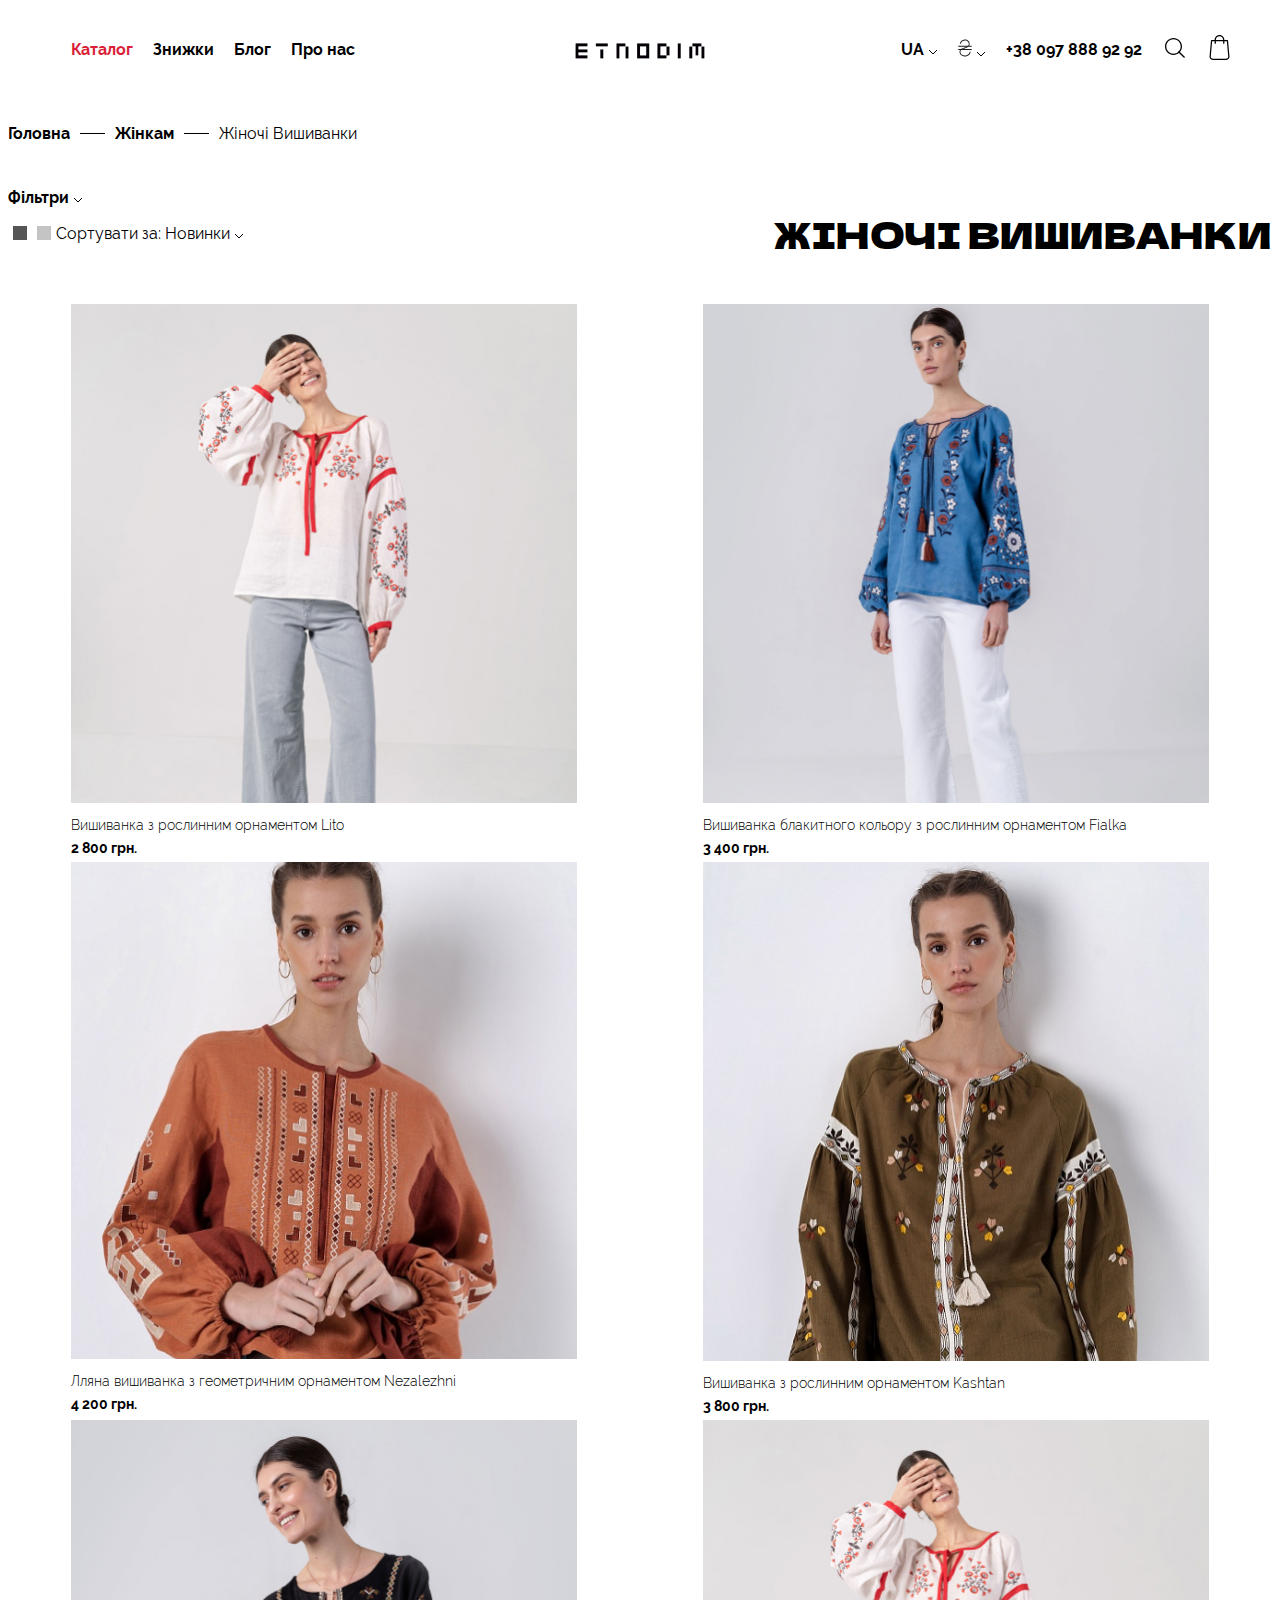
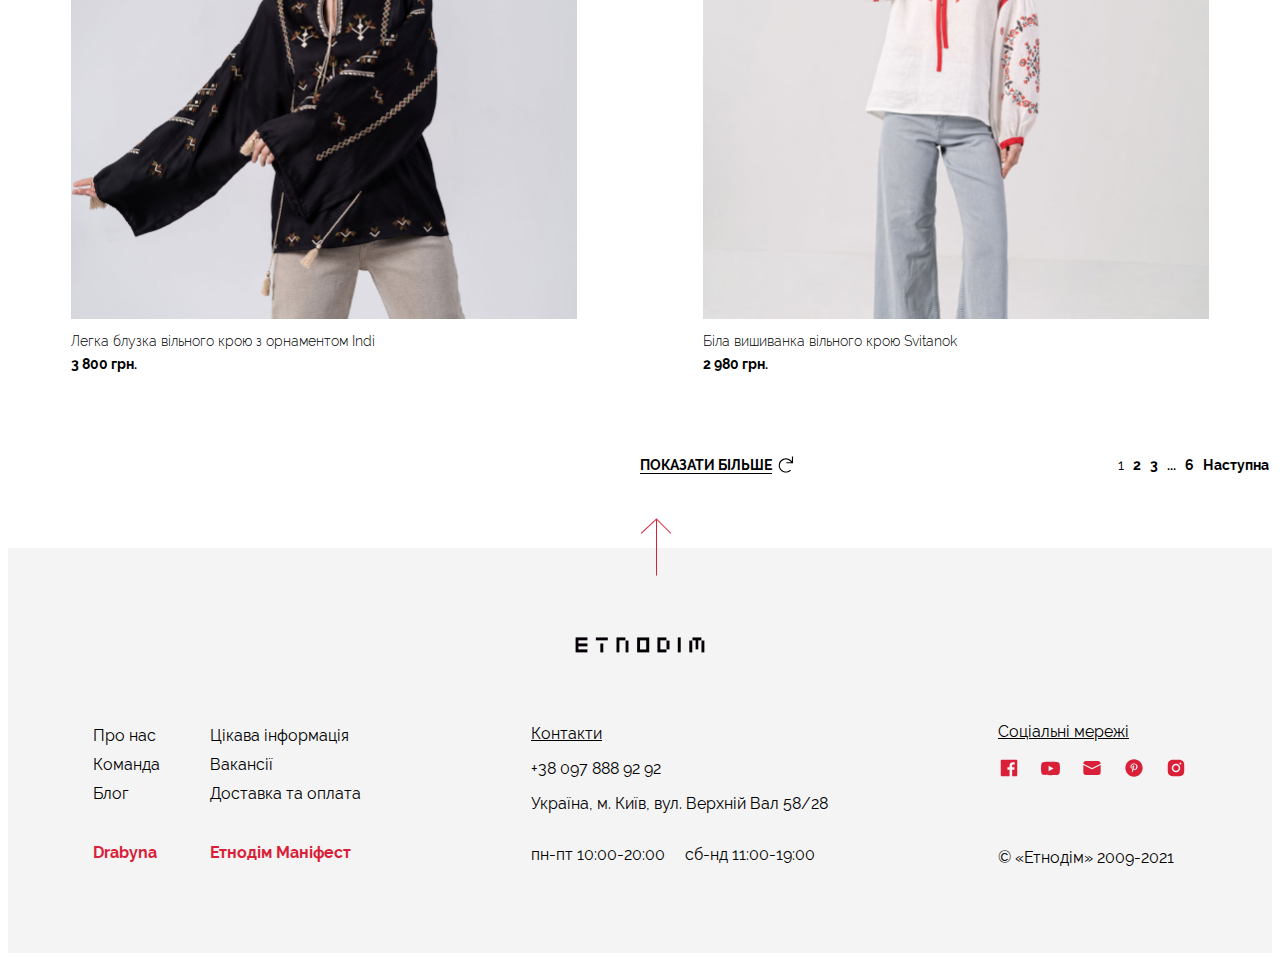
<file: index.html>
<!DOCTYPE html>
<html lang="en">

<head>
    <meta charset="UTF-8">
    <meta name="viewport" content="width=device-width, initial-scale=1.0">
    <title>Catalog</title>
    <link rel="stylesheet" href="style.css">
</head>

<body>
    <header class="header">
        <div class="header__left menu">
            <a href="#" class="tablet"><svg width="20" height="9" viewBox="0 0 20 9" fill="none"
                    xmlns="http://www.w3.org/2000/svg">
                    <rect width="20" height="1" fill="black" />
                    <rect y="4" width="20" height="1" fill="black" />
                    <rect y="8" width="10" height="1" fill="black" />
                </svg>
            </a>
            <a href="#" class="text-link select desktop">Каталог</a>
            <a href="#" class="text-link desktop">Знижки</a>
            <a href="#" class="text-link desktop">Блог</a>
            <a href="#" class="text-link desktop">Про нас</a>
        </div>

        <div class="header__mid menu">
            <a href="#"><img class="mid__img" src="images/etnodim-logo-main-removebg-preview 1.png" alt="logo"></a>
        </div>

        <div class="header__right menu">
            <a href="#" class="text-link desktop">UA <svg width="10" height="6" viewBox="0 0 10 6" fill="none"
                    xmlns="http://www.w3.org/2000/svg">
                    <path d="M1 1L5 5L9 1" stroke="black" />
                </svg>
            </a>
            <a href="#" class="text-link desktop"> <svg width="14" height="18" viewBox="0 0 14 18" fill="none"
                    xmlns="http://www.w3.org/2000/svg">
                    <path
                        d="M13.4633 10.0937H4.71667C5.34138 9.80976 6.01822 9.59613 6.71702 9.37826C7.98138 8.98434 9.28262 8.57611 10.3411 7.68637H13.4633C13.7165 7.68637 13.9216 7.48119 13.9216 7.22804C13.9216 6.97488 13.7165 6.7697 13.4633 6.7697H11.1646C11.7073 5.91968 11.8413 4.87715 11.5129 3.8131C11.0273 2.23972 9.63872 0.924522 8.13589 0.614789C6.74066 0.326898 5.18501 0.641286 3.97651 1.45519C2.91948 2.16703 2.21891 3.20186 2.00353 4.36954C1.9577 4.6184 2.12223 4.85759 2.37127 4.90343C2.61978 4.94783 2.85915 4.7849 2.90516 4.53569C3.07524 3.61257 3.6376 2.78865 4.48856 2.21573C5.49689 1.53647 6.79007 1.27221 7.95112 1.51284C9.141 1.75776 10.2457 2.81515 10.637 4.08344C10.8139 4.65636 10.9768 5.75528 10.0827 6.67911C10.0513 6.71161 10.0164 6.73846 9.98424 6.7697H0.53597C0.282813 6.7697 0.0776367 6.97488 0.0776367 7.22804C0.0776367 7.48119 0.282813 7.68637 0.53597 7.68637H8.65317C7.97256 8.02213 7.22197 8.26067 6.44435 8.50313C5.22975 8.88182 3.97969 9.27395 2.93998 10.0937H0.53597C0.282813 10.0937 0.0776367 10.2989 0.0776367 10.552C0.0776367 10.8052 0.282813 11.0104 0.53597 11.0104H2.07403C1.34472 12.1401 1.32463 13.7017 2.08481 15.0509C3.06862 16.7965 4.97912 17.4879 6.81245 17.4879C7.44982 17.4879 8.07788 17.4045 8.65438 17.2526C11.0692 16.6163 12.5667 14.9252 12.5627 12.8394C12.5624 12.5862 12.3572 12.3818 12.1044 12.3818C12.1041 12.3818 12.1037 12.3818 12.1037 12.3818C11.8505 12.3821 11.6457 12.588 11.6461 12.8408C11.65 14.8127 9.98247 15.9546 8.42091 16.3661C6.45509 16.8835 3.92191 16.4438 2.88332 14.6011C2.3147 13.5917 2.16592 12.0627 3.1832 11.0916C3.21366 11.0626 3.24703 11.0384 3.27811 11.0104H13.4633C13.7165 11.0104 13.9216 10.8052 13.9216 10.552C13.9216 10.2989 13.7165 10.0937 13.4633 10.0937Z"
                        fill="#1D1C1A" />
                </svg>
                <svg width="10" height="6" viewBox="0 0 10 6" fill="none" xmlns="http://www.w3.org/2000/svg">
                    <path d="M1 1L5 5L9 1" stroke="black" />
                </svg>
            </a>
            <a href="tel:+38 097 888 92 92" class="text-link desktop">+38 097 888 92 92</a>
            <a href="#" class="text-link"><svg width="25" height="25" viewBox="0 0 25 25" fill="none"
                    xmlns="http://www.w3.org/2000/svg">
                    <path
                        d="M11.5 20C6.79231 20 3 16.2077 3 11.5C3 6.79231 6.79231 3 11.5 3C16.2077 3 20 6.79231 20 11.5C20 16.2077 16.2077 20 11.5 20ZM11.5 4.30769C7.51154 4.30769 4.30769 7.51154 4.30769 11.5C4.30769 15.4885 7.51154 18.6923 11.5 18.6923C15.4885 18.6923 18.6923 15.4885 18.6923 11.5C18.6923 7.51154 15.4885 4.30769 11.5 4.30769Z"
                        fill="black" />
                    <path d="M16.9523 16L23 22.0477L22.0477 23L16 16.9523L16.9523 16Z" fill="black" />
                </svg>
            </a>
            <a href="./basket.html" class="text-link"><svg
                    fill="#000000" height="25px" width="25px" version="1.1" id="Capa_1"
                    xmlns="http://www.w3.org/2000/svg" xmlns:xlink="http://www.w3.org/1999/xlink"
                    viewBox="0 0 483.1 483.1" xml:space="preserve">
                    <g id="SVGRepo_bgCarrier" stroke-width="0"></g>
                    <g id="SVGRepo_tracerCarrier" stroke-linecap="round" stroke-linejoin="round"></g>
                    <g id="SVGRepo_iconCarrier">
                        <g>
                            <path
                                d="M434.55,418.7l-27.8-313.3c-0.5-6.2-5.7-10.9-12-10.9h-58.6c-0.1-52.1-42.5-94.5-94.6-94.5s-94.5,42.4-94.6,94.5h-58.6 c-6.2,0-11.4,4.7-12,10.9l-27.8,313.3c0,0.4,0,0.7,0,1.1c0,34.9,32.1,63.3,71.5,63.3h243c39.4,0,71.5-28.4,71.5-63.3 C434.55,419.4,434.55,419.1,434.55,418.7z M241.55,24c38.9,0,70.5,31.6,70.6,70.5h-141.2C171.05,55.6,202.65,24,241.55,24z M363.05,459h-243c-26,0-47.2-17.3-47.5-38.8l26.8-301.7h47.6v42.1c0,6.6,5.4,12,12,12s12-5.4,12-12v-42.1h141.2v42.1 c0,6.6,5.4,12,12,12s12-5.4,12-12v-42.1h47.6l26.8,301.8C410.25,441.7,389.05,459,363.05,459z">
                            </path>
                        </g>
                    </g>
                </svg>
            </a>
        </div>
    </header>

    <main class="main">
        <nav class="nav">
            <div class="now-nav container">
                <p class="now-nav__item">Головна</p>
                <div class="now-nav__line"></div>
                <p class="now-nav__item">Жінкам</p>
                <div class="now-nav__line"></div>
                <p class="now-nav__item">Жіночі Вишиванки</p>
            </div>
        </nav>
        <aside class="small-aside">
            <span class="small-aside__button">Фільтри <svg width="10" height="6" viewBox="0 0 10 6" fill="none"
                    xmlns="http://www.w3.org/2000/svg">
                    <path d="M1 1L5 5L9 1" stroke="black" />
                </svg></span>
        </aside>
        <div class="distribution">
            <aside class="aside">
                <form class="form" action="">
                    <div class="form__size filter ">
                        <h5 class="filter-type">Розмір <svg width="10" height="6" viewBox="0 0 10 6" fill="none"
                                xmlns="http://www.w3.org/2000/svg">
                                <path d="M1 5L5 1L9 5" stroke="black" />
                            </svg> </h5>
                        <label for="32"><input type="checkbox" id="32">32 | XXS (53)</label>
                        <label for="34"><input type="checkbox" id="34">34 | XS (60)</label>
                        <label for="36"><input type="checkbox" id="36">36 | S (60)</label>
                        <label for="38"><input type="checkbox" id="38">38 | M (60)</label>
                        <label for="40"><input type="checkbox" id="40">40 | L (60)</label>
                        <label for="42"><input type="checkbox" id="42">42 | XL (58)</label>
                        <label for="46"><input type="checkbox" id="46">46 | XXL (13)</label>
                        <label for="48"><input type="checkbox" id="48">48 | XХXL (4)</label>
                    </div>

                    <div class="form__color filter">
                        <h5 class="filter-type">Колір <svg width="10" height="6" viewBox="0 0 10 6" fill="none"
                                xmlns="http://www.w3.org/2000/svg">
                                <path d="M1 5L5 1L9 5" stroke="black" />
                            </svg> </h5>
                        <label for="32"><input type="checkbox" id="32">білий</label>
                        <label for="34"><input type="checkbox" id="34">чорний</label>
                        <label for="36"><input type="checkbox" id="36">бежевий</label>
                        <label for="38"><input type="checkbox" id="38">зелений</label>
                        <label for="40"><input type="checkbox" id="40">синій</label>
                    </div>

                    <div class="filter">
                        <h5>Сезон <svg width="10" height="6" viewBox="0 0 10 6" fill="none"
                                xmlns="http://www.w3.org/2000/svg">
                                <path d="M1 1L5 5L9 1" stroke="black" />
                            </svg></h5>
                    </div>

                    <div class="filter">
                        <h5>Тканина <svg width="10" height="6" viewBox="0 0 10 6" fill="none"
                                xmlns="http://www.w3.org/2000/svg">
                                <path d="M1 1L5 5L9 1" stroke="black" />
                            </svg></h5>
                    </div>

                    <div class="filter">
                        <h5>Рукав <svg width="10" height="6" viewBox="0 0 10 6" fill="none"
                                xmlns="http://www.w3.org/2000/svg">
                                <path d="M1 1L5 5L9 1" stroke="black" />
                            </svg></h5>
                    </div>
                </form>
            </aside>

            <section class="catalog">
                <div class="catalog__top-part">

                    <div class="sorting">
                        <div class="burger-filter ">
                            <span class="burger-filter__button">Фільтри <svg width="10" height="6" viewBox="0 0 10 6"
                                    fill="none" xmlns="http://www.w3.org/2000/svg">
                                    <path d="M1 1L5 5L9 1" stroke="black" />
                                </svg></span>
                        </div>
                        <div class="sorting__filter-item sorting__filter-item--dark-gray"></div>
                        <div class="sorting__filter-item sorting__filter-item--light-gray"></div>
                        <p class="sorting__text">Сортувати за: <span class="sorting__span">Новинки <svg width="10"
                                    height="6" viewBox="0 0 10 6" fill="none" xmlns="http://www.w3.org/2000/svg">
                                    <path d="M1 1L5 5L9 1" stroke="black" />
                                </svg> </span></p>
                    </div>

                    <div class="catalog-tittle">
                        <h2 class="catalog-tittle__h2">Жіночі вишиванки</h2>
                    </div>
                </div>

                <div class="catalog__main-part">
                    <div class="cart">
                            <img class="cart__photo" src="images/image 10.jpg" alt="photo-product">
                            <p class="cart__name">Вишиванка з рослинним орнаментом Lito</p>
                            <span class="cart__price">2 800 грн.</span>
                    </div>

                    <div class="cart">
                        <img class="cart__photo" src="images/image 47.jpg" alt="photo-product">
                        <p class="cart__name">Вишиванка блакитного кольору з рослинним орнаментом Fialka</p>
                        <span class="cart__price">3 400 грн.</span>
                    </div>

                    <div class="cart">
                        <img class="cart__photo" src="images/image 7.jpg" alt="photo-product">
                        <p class="cart__name">Лляна вишиванка з геометричним орнаментом Nezalezhni</p>
                        <span class="cart__price">4 200 грн.</span>
                    </div>

                    <div class="cart">
                        <img class="cart__photo" src="images/image 8.jpg" alt="photo-product">
                        <p class="cart__name">Вишиванка з рослинним орнаментом Kashtan</p>
                        <span class="cart__price">3 800 грн.</span>
                    </div>

                    <div class="cart">
                        <img class="cart__photo" src="images/image 9.jpg" alt="photo-product">
                        <p class="cart__name">Легка блузка вільного крою з орнаментом Indi</p>
                        <span class="cart__price">3 800 грн.</span>
                    </div>

                    <div class="cart">
                        <img class="cart__photo" src="images/image 10.jpg" alt="photo-product">
                        <p class="cart__name">Біла вишиванка вільного крою Svitanok</p>
                        <span class="cart__price">2 980 грн.</span>
                    </div>
                </div>

                <div class="catalog__bottom-part">
                    <div class="show-more">
                        <p class="show-more__text">Показати більше</p>
                        <svg width="18" height="18" viewBox="0 0 18 18" fill="none" xmlns="http://www.w3.org/2000/svg">
                            <path
                                d="M9.33799 7.25579H16.0312V0.5625H14.9062V5.26946L13.9874 4.35059C11.1911 1.55429 6.64112 1.55426 3.84479 4.35059C1.04846 7.14691 1.0485 11.6968 3.84479 14.4932C5.19084 15.8362 7.01464 16.5904 8.91608 16.5904C10.8175 16.5904 12.6413 15.8362 13.9874 14.4932L13.1919 13.6977C10.8342 16.0554 6.99799 16.0554 4.64034 13.6977C2.28269 11.34 2.28266 7.50375 4.64034 5.14607C6.99803 2.78838 10.8342 2.78838 13.1919 5.14607L14.1767 6.13079H9.33799V7.25579Z"
                                fill="black" />
                        </svg>
                    </div>

                    <div class="number-page desktop">
                        <span class="number-page__select double-space">1</span>
                        <span class="number-page__not-select double-space">2</span>
                        <span class="number-page__not-select double-space">3</span>
                        <span class="number-page__nothing double-space">...</span>
                        <span class="number-page__not-select double-space">6</span>
                        <span class="number-page__button double-space">Наступна</span>
                    </div>
                </div>

            </section>
        </div>
    </main>
    <footer class="footer">
        <div class="arrive">
            <a href="#"><img class="arrive__img" src="images/Vector 20.png" alt=""></a>
        </div>
        <div class="footer__logo menu">
            <img class="mid__img" src="images/etnodim-logo-main-removebg-preview 1.png" alt="logo">
        </div>
        <div class="footer__location">
            <div class="footer__links links">
                <div class="links-part">
                    <a class="links-part__item" href="">Про нас</a>
                    <a class="links-part__item" href="">Команда</a>
                    <a class="links-part__item" href="">Блог</a>
                    <a class="links-part__item links-part__red-item" href="">Drabyna</a>
                </div>


                <div class="links-part">
                    <a class="links-part__item" href="#">Цікава інформація</a>
                    <a class="links-part__item" href="#">Вакансії</a>
                    <a class="links-part__item" href="#">Доставка та оплата</a>
                    <a class="links-part__item links-part__red-item" href="#">Етнодім Маніфест</a>
                </div>
            </div>

            <div class="footer__contact contact">
                <p class="contact__text-title text-title">Контакти</p>
                <p><a href="tel:+38 097 888 92 92" class="contact__text">+38 097 888 92 92</a></p>
                <p><a href="https://www.google.com/search?q=%D0%A3%D0%BA%D1%80%D0%B0%D1%97%D0%BD%D0%B0%2C+%D0%BC.+%D0%9A%D0%B8%D1%97%D0%B2%2C+%D0%B2%D1%83%D0%BB.+%D0%92%D0%B5%D1%80%D1%85%D0%BD%D1%96%D0%B9+%D0%92%D0%B0%D0%BB+58%2F28&oq=%D0%A3%D0%BA%D1%80%D0%B0%D1%97%D0%BD%D0%B0%2C+%D0%BC.+%D0%9A%D0%B8%D1%97%D0%B2%2C+%D0%B2%D1%83%D0%BB.+%D0%92%D0%B5%D1%80%D1%85%D0%BD%D1%96%D0%B9+%D0%92%D0%B0%D0%BB+58%2F28&gs_lcrp=EgZjaHJvbWUyBggAEEUYOTIHCAEQIRifBTIHCAIQIRifBdIBCDE1MjhqMGo3qAIAsAIA&sourceid=chrome&ie=UTF-8&lr=(-lang_ua)"
                        class="contact__text">Україна, м. Київ, вул. Верхній Вал 58/28</a></p>
                <div class="contact__info-time">
                    <p class="contact__text">пн-пт 10:00-20:00</p>
                    <p class="contact__text">сб-нд 11:00-19:00</p>
                </div>
                <p class="contact__text tablet">© «Етнодім» 2009-2021</p>
            </div>

            <div class="footer__social-media media">
                <p class="media__text-title text-title">Соціальні мережі</p>
                <div class="media__social-items">
                    <a href="" class="media__item"><svg width="22" height="22" viewBox="0 0 22 22" fill="none"
                            xmlns="http://www.w3.org/2000/svg">
                            <path
                                d="M18.3333 2.75H3.66667C3.42355 2.75 3.19039 2.84658 3.01849 3.01849C2.84658 3.19039 2.75 3.42355 2.75 3.66667V18.3333C2.75 18.5764 2.84658 18.8096 3.01849 18.9815C3.19039 19.1534 3.42355 19.25 3.66667 19.25H11.5638V12.87H9.42058V10.3721H11.5638V8.53875C11.5638 6.4075 12.8654 5.24608 14.7721 5.24608C15.4128 5.24425 16.0545 5.27725 16.6925 5.34417V7.5625H15.3771C14.3431 7.5625 14.1414 8.05567 14.1414 8.77708V10.3675H16.6137L16.2928 12.8654H14.1405V19.25H18.3333C18.5764 19.25 18.8096 19.1534 18.9815 18.9815C19.1534 18.8096 19.25 18.5764 19.25 18.3333V3.66667C19.25 3.42355 19.1534 3.19039 18.9815 3.01849C18.8096 2.84658 18.5764 2.75 18.3333 2.75Z"
                                fill="#DA1F39" />
                        </svg>
                    </a>
                    <a href="" class="media__item"><svg width="21" height="22" viewBox="0 0 21 22" fill="none"
                            xmlns="http://www.w3.org/2000/svg">
                            <path
                                d="M19.601 6.91055C19.4907 6.51614 19.2804 6.15691 18.9905 5.86762C18.7006 5.57834 18.3409 5.36881 17.9463 5.25933C16.4649 4.8633 10.5095 4.8633 10.5095 4.8633C10.5095 4.8633 4.56551 4.8538 3.06867 5.25933C2.67466 5.36929 2.31567 5.57904 2.02642 5.8683C1.73716 6.15755 1.52741 6.51654 1.41745 6.91055C1.13613 8.42712 0.997578 9.96672 1.00361 11.5091C1.00086 13.0442 1.13939 14.5762 1.41745 16.0858C1.52777 16.48 1.73758 16.8392 2.02673 17.129C2.31589 17.4188 2.67468 17.6294 3.06867 17.7406C4.55008 18.1366 10.5095 18.1366 10.5095 18.1366C10.5095 18.1366 16.45 18.1366 17.9463 17.7406C18.3409 17.6299 18.7004 17.4195 18.9902 17.1297C19.28 16.8399 19.4904 16.4804 19.601 16.0858C19.8736 14.5771 20.0066 13.0428 19.9971 11.5091C20.0066 9.96539 19.8765 8.42877 19.601 6.91055ZM8.60717 14.3514V8.65439L13.5644 11.5091L8.60717 14.3514Z"
                                fill="#DA1F39" />
                        </svg>
                    </a>
                    <a href="" class="media__item"><svg width="22" height="22" viewBox="0 0 22 22" fill="none"
                            xmlns="http://www.w3.org/2000/svg">
                            <path
                                d="M2.35693 7.95447L10.7279 12.3081C10.8119 12.3518 10.9052 12.3746 10.9998 12.3746C11.0944 12.3746 11.1877 12.3518 11.2716 12.3081L19.6426 7.95525V15.5178C19.6427 16.17 19.3931 16.7975 18.9452 17.2717C18.4972 17.7458 17.8849 18.0305 17.2336 18.0674L17.0891 18.0713H4.91051C4.25825 18.0714 3.63071 17.8218 3.15661 17.3739C2.68251 16.9259 2.39779 16.3135 2.36086 15.6623L2.35693 15.5178V7.95447ZM4.91051 3.92847H17.0891C17.7413 3.92842 18.3689 4.17797 18.843 4.62592C19.3171 5.07387 19.6018 5.68626 19.6387 6.33747L19.6426 6.48204V6.62661L10.9998 11.1209L2.35693 6.62661V6.48204C2.35689 5.82979 2.60644 5.20224 3.05439 4.72814C3.50234 4.25404 4.11473 3.96932 4.76593 3.9324L4.91051 3.92847H17.0891H4.91051Z"
                                fill="#DA1F39" />
                        </svg>
                    </a>
                    <a href="" class="media__item"><svg width="22" height="22" viewBox="0 0 22 22" fill="none"
                            xmlns="http://www.w3.org/2000/svg">
                            <path
                                d="M10.9999 2.35938C6.22806 2.35938 2.35986 6.22758 2.35986 10.9994C2.35986 15.7712 6.22806 19.6394 10.9999 19.6394C15.7717 19.6394 19.6399 15.7712 19.6399 10.9994C19.6399 6.22758 15.7717 2.35938 10.9999 2.35938ZM11.5912 13.0469C11.0368 13.0046 10.8046 12.7301 10.3708 12.4673C10.1323 13.7192 9.84066 14.9198 8.97666 15.5471C8.70936 13.6535 9.36726 12.2333 9.67326 10.724C9.15216 9.84648 9.73536 8.08157 10.8352 8.51537C12.1879 9.05177 9.66336 11.7779 11.3581 12.119C13.1275 12.4736 13.8502 9.04817 12.7531 7.93577C11.1673 6.32748 8.13876 7.89888 8.51136 10.2011C8.60136 10.7636 9.18366 10.9346 8.74356 11.7113C7.72926 11.4863 7.42596 10.6862 7.46556 9.61968C7.52766 7.87368 9.03426 6.65057 10.5445 6.48227C12.4552 6.26987 14.248 7.18337 14.4964 8.98157C14.7745 11.0102 13.6333 13.2053 11.5912 13.0469Z"
                                fill="#DA1F39" />
                        </svg>
                    </a>
                    <a href="" class="media__item"><svg width="22" height="22" viewBox="0 0 22 22" fill="none"
                            xmlns="http://www.w3.org/2000/svg">
                            <path
                                d="M19.2012 7.613C19.192 6.91874 19.062 6.23138 18.8172 5.58167C18.6048 5.03364 18.2805 4.53593 17.8649 4.12034C17.4493 3.70476 16.9516 3.38043 16.4036 3.16808C15.7622 2.92733 15.0847 2.79715 14.3997 2.78308C13.5179 2.74367 13.2383 2.73267 10.9998 2.73267C8.76132 2.73267 8.4744 2.73267 7.59899 2.78308C6.91438 2.79725 6.23714 2.92743 5.59607 3.16808C5.04796 3.38028 4.55017 3.70456 4.13457 4.12016C3.71896 4.53577 3.39469 5.03355 3.18249 5.58167C2.94125 6.22254 2.81135 6.89993 2.7984 7.58458C2.75899 8.46733 2.74707 8.74692 2.74707 10.9854C2.74707 13.2239 2.74707 13.5099 2.7984 14.3862C2.81215 15.0719 2.9414 15.7484 3.18249 16.391C3.39504 16.9389 3.71956 17.4365 4.1353 17.852C4.55105 18.2674 5.04888 18.5915 5.59699 18.8037C6.2363 19.0541 6.91366 19.1936 7.5999 19.2162C8.48265 19.2556 8.76224 19.2675 11.0007 19.2675C13.2392 19.2675 13.5262 19.2675 14.4016 19.2162C15.0865 19.2027 15.7641 19.0728 16.4054 18.8321C16.9533 18.6195 17.4509 18.2951 17.8664 17.8795C18.282 17.464 18.6064 16.9664 18.819 16.4185C19.0601 15.7768 19.1893 15.1003 19.2031 14.4137C19.2425 13.5319 19.2544 13.2523 19.2544 11.0129C19.2526 8.77442 19.2526 8.49025 19.2012 7.613ZM10.9943 15.2186C8.65315 15.2186 6.75657 13.322 6.75657 10.9808C6.75657 8.63967 8.65315 6.74308 10.9943 6.74308C12.1182 6.74308 13.1961 7.18956 13.9909 7.98429C14.7856 8.77902 15.2321 9.85691 15.2321 10.9808C15.2321 12.1048 14.7856 13.1826 13.9909 13.9774C13.1961 14.7721 12.1182 15.2186 10.9943 15.2186ZM15.4007 7.5745C15.2709 7.57462 15.1424 7.54914 15.0224 7.49953C14.9025 7.44991 14.7935 7.37712 14.7017 7.28534C14.6099 7.19356 14.5372 7.08457 14.4875 6.96463C14.4379 6.84469 14.4124 6.71613 14.4126 6.58633C14.4126 6.45662 14.4381 6.32819 14.4878 6.20835C14.5374 6.08852 14.6101 5.97963 14.7019 5.88792C14.7936 5.7962 14.9025 5.72345 15.0223 5.67381C15.1421 5.62417 15.2706 5.59862 15.4003 5.59862C15.53 5.59862 15.6584 5.62417 15.7783 5.67381C15.8981 5.72345 16.007 5.7962 16.0987 5.88792C16.1904 5.97963 16.2632 6.08852 16.3128 6.20835C16.3624 6.32819 16.388 6.45662 16.388 6.58633C16.388 7.13267 15.9462 7.5745 15.4007 7.5745Z"
                                fill="#DA1F39" />
                            <path
                                d="M10.9944 13.7335C12.5148 13.7335 13.7472 12.5011 13.7472 10.9808C13.7472 9.46048 12.5148 8.22803 10.9944 8.22803C9.47415 8.22803 8.2417 9.46048 8.2417 10.9808C8.2417 12.5011 9.47415 13.7335 10.9944 13.7335Z"
                                fill="#DA1F39" />
                        </svg>
                    </a>
                </div>
                <p class="contact__text desktop">© «Етнодім» 2009-2021</p>
            </div>
        </div>
    </footer>
</body>

</html>
</file>
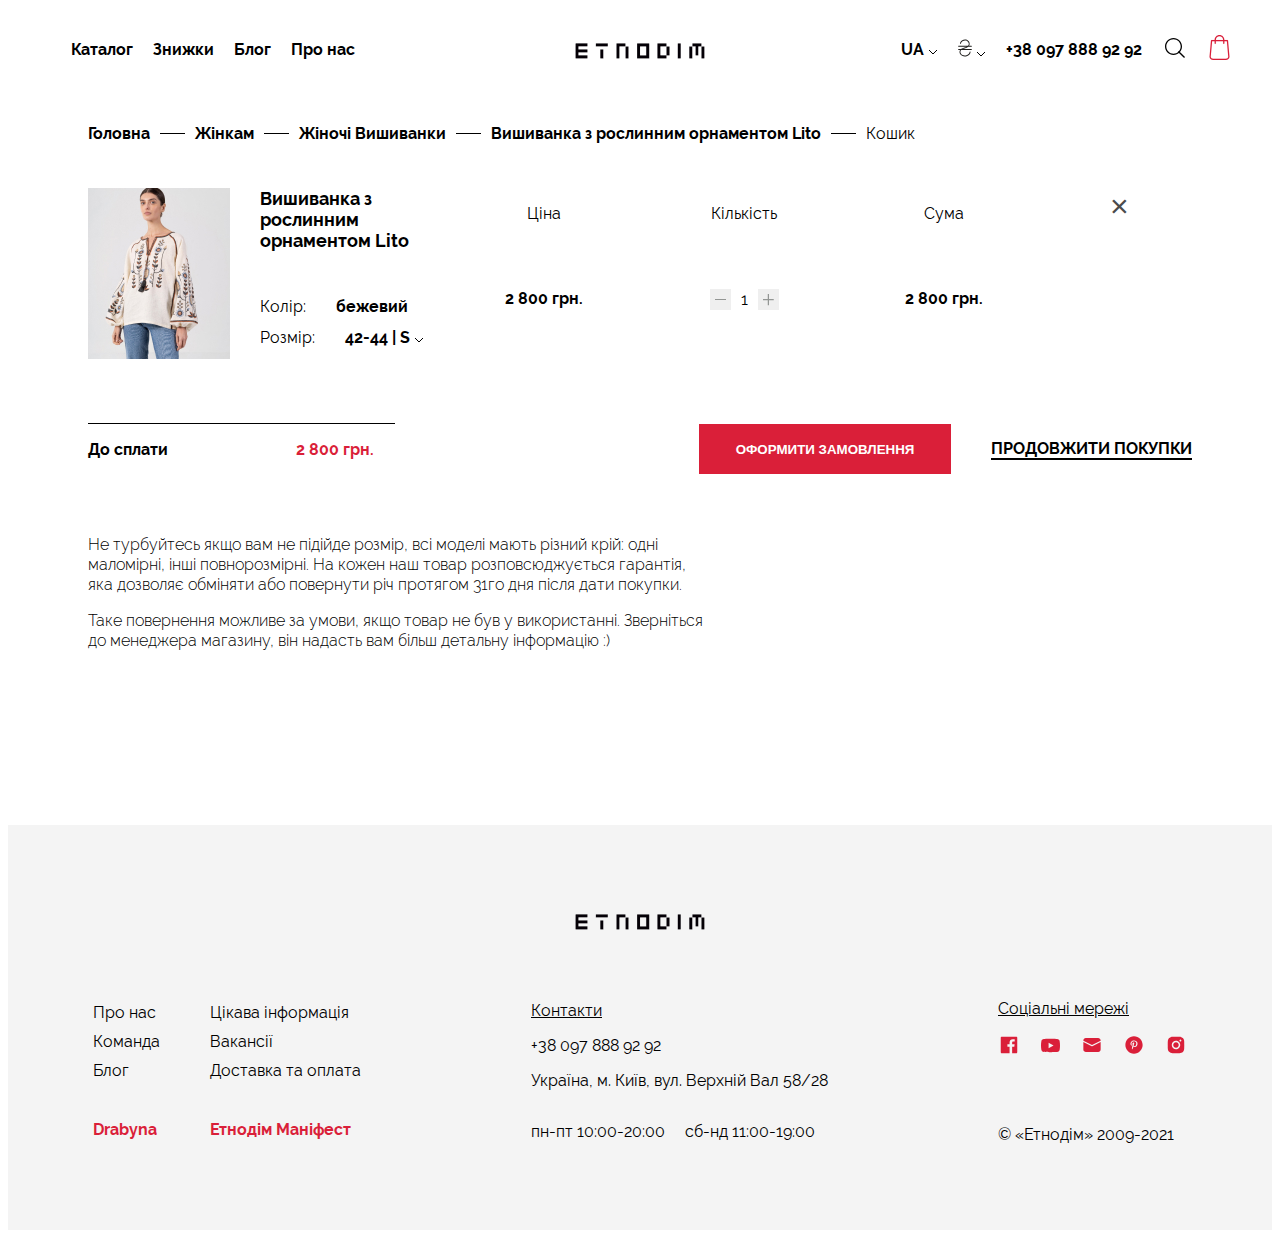
<file: basket.html>
<!DOCTYPE html>
<html lang="en">

<head>
    <meta charset="UTF-8">
    <meta name="viewport" content="width=device-width, initial-scale=1.0">
    <title>Basket</title>
    <link rel="stylesheet" href="style.css">
</head>

<body>
    <header class="header">
        <div class="header__left menu">
            <a href="#" class="tablet"><svg width="20" height="9" viewBox="0 0 20 9" fill="none"
                    xmlns="http://www.w3.org/2000/svg">
                    <rect width="20" height="1" fill="black" />
                    <rect y="4" width="20" height="1" fill="black" />
                    <rect y="8" width="10" height="1" fill="black" />
                </svg>
            </a>
            <a href="./index.html"
                class="text-link desktop">Каталог</a>
            <a href="#" class="text-link desktop">Знижки</a>
            <a href="#" class="text-link desktop">Блог</a>
            <a href="#" class="text-link desktop">Про нас</a>
        </div>

        <div class="header__mid menu">
            <a href="#"><img class="mid__img" src="images/etnodim-logo-main-removebg-preview 1.png" alt="logo"></a>
        </div>

        <div class="header__right menu">
            <a href="#" class="text-link desktop">UA <svg width="10" height="6" viewBox="0 0 10 6" fill="none"
                    xmlns="http://www.w3.org/2000/svg">
                    <path d="M1 1L5 5L9 1" stroke="black" />
                </svg>
            </a>
            <a href="#" class="text-link desktop"> <svg width="14" height="18" viewBox="0 0 14 18" fill="none"
                    xmlns="http://www.w3.org/2000/svg">
                    <path
                        d="M13.4633 10.0937H4.71667C5.34138 9.80976 6.01822 9.59613 6.71702 9.37826C7.98138 8.98434 9.28262 8.57611 10.3411 7.68637H13.4633C13.7165 7.68637 13.9216 7.48119 13.9216 7.22804C13.9216 6.97488 13.7165 6.7697 13.4633 6.7697H11.1646C11.7073 5.91968 11.8413 4.87715 11.5129 3.8131C11.0273 2.23972 9.63872 0.924522 8.13589 0.614789C6.74066 0.326898 5.18501 0.641286 3.97651 1.45519C2.91948 2.16703 2.21891 3.20186 2.00353 4.36954C1.9577 4.6184 2.12223 4.85759 2.37127 4.90343C2.61978 4.94783 2.85915 4.7849 2.90516 4.53569C3.07524 3.61257 3.6376 2.78865 4.48856 2.21573C5.49689 1.53647 6.79007 1.27221 7.95112 1.51284C9.141 1.75776 10.2457 2.81515 10.637 4.08344C10.8139 4.65636 10.9768 5.75528 10.0827 6.67911C10.0513 6.71161 10.0164 6.73846 9.98424 6.7697H0.53597C0.282813 6.7697 0.0776367 6.97488 0.0776367 7.22804C0.0776367 7.48119 0.282813 7.68637 0.53597 7.68637H8.65317C7.97256 8.02213 7.22197 8.26067 6.44435 8.50313C5.22975 8.88182 3.97969 9.27395 2.93998 10.0937H0.53597C0.282813 10.0937 0.0776367 10.2989 0.0776367 10.552C0.0776367 10.8052 0.282813 11.0104 0.53597 11.0104H2.07403C1.34472 12.1401 1.32463 13.7017 2.08481 15.0509C3.06862 16.7965 4.97912 17.4879 6.81245 17.4879C7.44982 17.4879 8.07788 17.4045 8.65438 17.2526C11.0692 16.6163 12.5667 14.9252 12.5627 12.8394C12.5624 12.5862 12.3572 12.3818 12.1044 12.3818C12.1041 12.3818 12.1037 12.3818 12.1037 12.3818C11.8505 12.3821 11.6457 12.588 11.6461 12.8408C11.65 14.8127 9.98247 15.9546 8.42091 16.3661C6.45509 16.8835 3.92191 16.4438 2.88332 14.6011C2.3147 13.5917 2.16592 12.0627 3.1832 11.0916C3.21366 11.0626 3.24703 11.0384 3.27811 11.0104H13.4633C13.7165 11.0104 13.9216 10.8052 13.9216 10.552C13.9216 10.2989 13.7165 10.0937 13.4633 10.0937Z"
                        fill="#1D1C1A" />
                </svg>
                <svg width="10" height="6" viewBox="0 0 10 6" fill="none" xmlns="http://www.w3.org/2000/svg">
                    <path d="M1 1L5 5L9 1" stroke="black" />
                </svg>
            </a>
            <a href="#" class="text-link desktop">+38 097 888 92 92</a>
            <a href="#" class="text-link"><svg width="25" height="25" viewBox="0 0 25 25" fill="none"
                    xmlns="http://www.w3.org/2000/svg">
                    <path
                        d="M11.5 20C6.79231 20 3 16.2077 3 11.5C3 6.79231 6.79231 3 11.5 3C16.2077 3 20 6.79231 20 11.5C20 16.2077 16.2077 20 11.5 20ZM11.5 4.30769C7.51154 4.30769 4.30769 7.51154 4.30769 11.5C4.30769 15.4885 7.51154 18.6923 11.5 18.6923C15.4885 18.6923 18.6923 15.4885 18.6923 11.5C18.6923 7.51154 15.4885 4.30769 11.5 4.30769Z"
                        fill="black" />
                    <path d="M16.9523 16L23 22.0477L22.0477 23L16 16.9523L16.9523 16Z" fill="black" />
                </svg>
            </a>
            <a href="#" class="text-link"><svg fill="#da1f39" height="25px" width="25px" version="1.1" id="Capa_1"
                    xmlns="http://www.w3.org/2000/svg" xmlns:xlink="http://www.w3.org/1999/xlink"
                    viewBox="0 0 483.1 483.1" xml:space="preserve" stroke="#da1f39">
                    <g id="SVGRepo_bgCarrier" stroke-width="0"></g>
                    <g id="SVGRepo_tracerCarrier" stroke-linecap="round" stroke-linejoin="round"></g>
                    <g id="SVGRepo_iconCarrier">
                        <g>
                            <path
                                d="M434.55,418.7l-27.8-313.3c-0.5-6.2-5.7-10.9-12-10.9h-58.6c-0.1-52.1-42.5-94.5-94.6-94.5s-94.5,42.4-94.6,94.5h-58.6 c-6.2,0-11.4,4.7-12,10.9l-27.8,313.3c0,0.4,0,0.7,0,1.1c0,34.9,32.1,63.3,71.5,63.3h243c39.4,0,71.5-28.4,71.5-63.3 C434.55,419.4,434.55,419.1,434.55,418.7z M241.55,24c38.9,0,70.5,31.6,70.6,70.5h-141.2C171.05,55.6,202.65,24,241.55,24z M363.05,459h-243c-26,0-47.2-17.3-47.5-38.8l26.8-301.7h47.6v42.1c0,6.6,5.4,12,12,12s12-5.4,12-12v-42.1h141.2v42.1 c0,6.6,5.4,12,12,12s12-5.4,12-12v-42.1h47.6l26.8,301.8C410.25,441.7,389.05,459,363.05,459z">
                            </path>
                        </g>
                    </g>
                </svg>
            </a>
        </div>
    </header>



    <section class="basket">
        <nav class="nav desktop">
            <div class="now-nav container">
                <p class="now-nav__item">Головна</p>
                <div class="now-nav__line"></div>
                <p class="now-nav__item">Жінкам</p>
                <div class="now-nav__line"></div>
                <p class="now-nav__item">Жіночі Вишиванки</p>
                <div class="now-nav__line"></div>
                <p class="now-nav__item">Вишиванка з рослинним орнаментом Lito</p>
                <div class="now-nav__line"></div>
                <p class="now-nav__item">Кошик</p>
            </div>
        </nav>
        <div class="now-nav-tab tablet">
            <svg width="20" height="20" viewBox="0 0 20 20" fill="none" xmlns="http://www.w3.org/2000/svg">
                <path d="M20 9.83333H1M1 9.83333L5.87611 5M1 9.83333L5.87611 15" stroke="#DA1F39" />
            </svg>
            <p class="now-nav-tab__text">Кошик</p>
        </div>

        <div class="select-cart tablet">
            <div class="select-cart__photo">
                <img src="images/image 2.jpg" alt="photo">
            </div>
            <div class="select-cart__info">
                <div class="select-cart__top">
                    <h3 class="select-cart__tittle">Вишиванка з рослинним орнаментом Lito</h3>
                    <div class="select-cart__but">
                        <button class="close-button">&times;</button>
                    </div>
                </div>
                <div class="select-cart__mid">
                    <div class="select-cart__combine">
                        <span class="select-cart__span">Колір:</span> <a href="#"
                            class="select-cart__button">бежевий</a>
                    </div>
                    <div class="select-cart__combine">
                        <span class="select-cart__span">Розмір: </span><a href="#" class="select-cart__button">42-44
                            | S <svg width="10" height="6" viewBox="0 0 10 6" fill="none"
                                xmlns="http://www.w3.org/2000/svg">
                                <path d="M1 1L5 5L9 1" stroke="black" />
                            </svg>
                        </a>
                    </div>
                </div>
                <div class="select-cart__bot">
                    <div class="select-cart__more-less">
                        <img class="pointer" src="images/bx_bx-minus.png" alt="">
                        <span>1</span>
                        <img class="pointer" src="images/ant-design_plus-outlined.png" alt="">
                    </div>
                    <div class="select-cart__sum">
                        <span class="bold">2 800 грн.</span>
                    </div>
                </div>
            </div>

        </div>

        <div class="products">
            <div class="select-product">
                <div>
                    <img class="select-product__photo" src="images/image 2.jpg" alt="photo">
                </div>

                <div class="choose-option">
                    <h3 class="select-product__tittle">Вишиванка з рослинним орнаментом Lito</h3>

                    <div class="choose-option__combine">
                        <span class="choose-option__span">Колір:</span> <a href="#"
                            class="choose-option__button">бежевий</a>
                    </div>
                    <div class="choose-option__combine">
                        <span class="choose-option__span">Розмір:</span><a href="#" class="choose-option__button">42-44
                            | S <svg width="10" height="6" viewBox="0 0 10 6" fill="none"
                                xmlns="http://www.w3.org/2000/svg">
                                <path d="M1 1L5 5L9 1" stroke="black" />
                            </svg>
                        </a>
                    </div>
                </div>
            </div>

            <div class="price-quanity">
                <div class="price-quanity__combine">
                    <p>Ціна</p>
                    <span class="bold">2 800 грн.</span>
                </div>
                <div class="price-quanity__combine">
                    <p>Кількість</p>
                    <div class="price-quanity__more-less">
                        <img class="pointer" src="images/bx_bx-minus.png" alt="">
                        <span>1</span>
                        <img class="pointer" src="images/ant-design_plus-outlined.png" alt="">
                    </div>
                </div>
                <div class="price-quanity__combine">
                    <p>Сума</p>
                    <span class="bold">2 800 грн.</span>
                </div>
                <div class="price-quanity__combine">
                    <button class="close-button">&times;</button>
                </div>
            </div>
        </div>
        <div class="payment__line"></div>
        <div class="payment">

            <div class="all-sum">
                <p class="all-sum__text">До сплати</p>
                <p class="all-sum__text all-sum__red">2 800 грн.</p>
            </div>

            <div class="payment-buttons">
                <button class="payment-buttons__button pointer"><span class="bold">ОФОРМИТИ
                        ЗАМОВЛЕННЯ</span></button>
                <a href="./index.html"
                    class="payment-buttons__back-link bold">ПРОДОВЖИТИ ПОКУПКИ</a>
            </div>
        </div>

        <div class="product-info">
            <p>Не турбуйтесь якщо вам не підійде розмір, всі моделі мають різний крій: одні маломірні, інші
                повнорозмірні. На кожен наш товар розповсюджується гарантія, яка дозволяє обміняти або повернути річ
                протягом 31го дня після дати покупки.</p>
            <p> Таке повернення можливе за умови, якщо товар не був у використанні. Зверніться до менеджера магазину,
                він надасть вам більш детальну інформацію :)</p>
        </div>

    </section>

    <footer class="footer">

        <div class="footer__logo menu">
            <img class="mid__img" src="images/etnodim-logo-main-removebg-preview 1.png" alt="logo">
        </div>
        <div class="footer__location">
            <div class="footer__links links">
                <div class="links-part">
                    <a class="links-part__item" href="">Про нас</a>
                    <a class="links-part__item" href="">Команда</a>
                    <a class="links-part__item" href="">Блог</a>
                    <a class="links-part__item links-part__red-item" href="">Drabyna</a>
                </div>


                <div class="links-part">
                    <a class="links-part__item" href="#">Цікава інформація</a>
                    <a class="links-part__item" href="#">Вакансії</a>
                    <a class="links-part__item" href="#">Доставка та оплата</a>
                    <a class="links-part__item links-part__red-item" href="#">Етнодім Маніфест</a>
                </div>
            </div>

            <div class="footer__contact contact">
                <p class="contact__text-title text-title">Контакти</p>
                <p><a href="tel:+38 097 888 92 92" class="contact__text">+38 097 888 92 92</a></p>
                <p><a href="https://www.google.com/search?q=%D0%A3%D0%BA%D1%80%D0%B0%D1%97%D0%BD%D0%B0%2C+%D0%BC.+%D0%9A%D0%B8%D1%97%D0%B2%2C+%D0%B2%D1%83%D0%BB.+%D0%92%D0%B5%D1%80%D1%85%D0%BD%D1%96%D0%B9+%D0%92%D0%B0%D0%BB+58%2F28&oq=%D0%A3%D0%BA%D1%80%D0%B0%D1%97%D0%BD%D0%B0%2C+%D0%BC.+%D0%9A%D0%B8%D1%97%D0%B2%2C+%D0%B2%D1%83%D0%BB.+%D0%92%D0%B5%D1%80%D1%85%D0%BD%D1%96%D0%B9+%D0%92%D0%B0%D0%BB+58%2F28&gs_lcrp=EgZjaHJvbWUyBggAEEUYOTIHCAEQIRifBTIHCAIQIRifBdIBCDE1MjhqMGo3qAIAsAIA&sourceid=chrome&ie=UTF-8&lr=(-lang_ua)"
                        class="contact__text">Україна, м. Київ, вул. Верхній Вал 58/28</a></p>
                <div class="contact__info-time">
                    <p class="contact__text">пн-пт 10:00-20:00</p>
                    <p class="contact__text">сб-нд 11:00-19:00</p>
                </div>
                <p class="contact__text tablet">© «Етнодім» 2009-2021</p>
            </div>

            <div class="footer__social-media media">
                <p class="media__text-title text-title">Соціальні мережі</p>
                <div class="media__social-items">
                    <a href="" class="media__item"><svg width="22" height="22" viewBox="0 0 22 22" fill="none"
                            xmlns="http://www.w3.org/2000/svg">
                            <path
                                d="M18.3333 2.75H3.66667C3.42355 2.75 3.19039 2.84658 3.01849 3.01849C2.84658 3.19039 2.75 3.42355 2.75 3.66667V18.3333C2.75 18.5764 2.84658 18.8096 3.01849 18.9815C3.19039 19.1534 3.42355 19.25 3.66667 19.25H11.5638V12.87H9.42058V10.3721H11.5638V8.53875C11.5638 6.4075 12.8654 5.24608 14.7721 5.24608C15.4128 5.24425 16.0545 5.27725 16.6925 5.34417V7.5625H15.3771C14.3431 7.5625 14.1414 8.05567 14.1414 8.77708V10.3675H16.6137L16.2928 12.8654H14.1405V19.25H18.3333C18.5764 19.25 18.8096 19.1534 18.9815 18.9815C19.1534 18.8096 19.25 18.5764 19.25 18.3333V3.66667C19.25 3.42355 19.1534 3.19039 18.9815 3.01849C18.8096 2.84658 18.5764 2.75 18.3333 2.75Z"
                                fill="#DA1F39" />
                        </svg>
                    </a>
                    <a href="" class="media__item"><svg width="21" height="22" viewBox="0 0 21 22" fill="none"
                            xmlns="http://www.w3.org/2000/svg">
                            <path
                                d="M19.601 6.91055C19.4907 6.51614 19.2804 6.15691 18.9905 5.86762C18.7006 5.57834 18.3409 5.36881 17.9463 5.25933C16.4649 4.8633 10.5095 4.8633 10.5095 4.8633C10.5095 4.8633 4.56551 4.8538 3.06867 5.25933C2.67466 5.36929 2.31567 5.57904 2.02642 5.8683C1.73716 6.15755 1.52741 6.51654 1.41745 6.91055C1.13613 8.42712 0.997578 9.96672 1.00361 11.5091C1.00086 13.0442 1.13939 14.5762 1.41745 16.0858C1.52777 16.48 1.73758 16.8392 2.02673 17.129C2.31589 17.4188 2.67468 17.6294 3.06867 17.7406C4.55008 18.1366 10.5095 18.1366 10.5095 18.1366C10.5095 18.1366 16.45 18.1366 17.9463 17.7406C18.3409 17.6299 18.7004 17.4195 18.9902 17.1297C19.28 16.8399 19.4904 16.4804 19.601 16.0858C19.8736 14.5771 20.0066 13.0428 19.9971 11.5091C20.0066 9.96539 19.8765 8.42877 19.601 6.91055ZM8.60717 14.3514V8.65439L13.5644 11.5091L8.60717 14.3514Z"
                                fill="#DA1F39" />
                        </svg>
                    </a>
                    <a href="" class="media__item"><svg width="22" height="22" viewBox="0 0 22 22" fill="none"
                            xmlns="http://www.w3.org/2000/svg">
                            <path
                                d="M2.35693 7.95447L10.7279 12.3081C10.8119 12.3518 10.9052 12.3746 10.9998 12.3746C11.0944 12.3746 11.1877 12.3518 11.2716 12.3081L19.6426 7.95525V15.5178C19.6427 16.17 19.3931 16.7975 18.9452 17.2717C18.4972 17.7458 17.8849 18.0305 17.2336 18.0674L17.0891 18.0713H4.91051C4.25825 18.0714 3.63071 17.8218 3.15661 17.3739C2.68251 16.9259 2.39779 16.3135 2.36086 15.6623L2.35693 15.5178V7.95447ZM4.91051 3.92847H17.0891C17.7413 3.92842 18.3689 4.17797 18.843 4.62592C19.3171 5.07387 19.6018 5.68626 19.6387 6.33747L19.6426 6.48204V6.62661L10.9998 11.1209L2.35693 6.62661V6.48204C2.35689 5.82979 2.60644 5.20224 3.05439 4.72814C3.50234 4.25404 4.11473 3.96932 4.76593 3.9324L4.91051 3.92847H17.0891H4.91051Z"
                                fill="#DA1F39" />
                        </svg>
                    </a>
                    <a href="" class="media__item"><svg width="22" height="22" viewBox="0 0 22 22" fill="none"
                            xmlns="http://www.w3.org/2000/svg">
                            <path
                                d="M10.9999 2.35938C6.22806 2.35938 2.35986 6.22758 2.35986 10.9994C2.35986 15.7712 6.22806 19.6394 10.9999 19.6394C15.7717 19.6394 19.6399 15.7712 19.6399 10.9994C19.6399 6.22758 15.7717 2.35938 10.9999 2.35938ZM11.5912 13.0469C11.0368 13.0046 10.8046 12.7301 10.3708 12.4673C10.1323 13.7192 9.84066 14.9198 8.97666 15.5471C8.70936 13.6535 9.36726 12.2333 9.67326 10.724C9.15216 9.84648 9.73536 8.08157 10.8352 8.51537C12.1879 9.05177 9.66336 11.7779 11.3581 12.119C13.1275 12.4736 13.8502 9.04817 12.7531 7.93577C11.1673 6.32748 8.13876 7.89888 8.51136 10.2011C8.60136 10.7636 9.18366 10.9346 8.74356 11.7113C7.72926 11.4863 7.42596 10.6862 7.46556 9.61968C7.52766 7.87368 9.03426 6.65057 10.5445 6.48227C12.4552 6.26987 14.248 7.18337 14.4964 8.98157C14.7745 11.0102 13.6333 13.2053 11.5912 13.0469Z"
                                fill="#DA1F39" />
                        </svg>
                    </a>
                    <a href="" class="media__item"><svg width="22" height="22" viewBox="0 0 22 22" fill="none"
                            xmlns="http://www.w3.org/2000/svg">
                            <path
                                d="M19.2012 7.613C19.192 6.91874 19.062 6.23138 18.8172 5.58167C18.6048 5.03364 18.2805 4.53593 17.8649 4.12034C17.4493 3.70476 16.9516 3.38043 16.4036 3.16808C15.7622 2.92733 15.0847 2.79715 14.3997 2.78308C13.5179 2.74367 13.2383 2.73267 10.9998 2.73267C8.76132 2.73267 8.4744 2.73267 7.59899 2.78308C6.91438 2.79725 6.23714 2.92743 5.59607 3.16808C5.04796 3.38028 4.55017 3.70456 4.13457 4.12016C3.71896 4.53577 3.39469 5.03355 3.18249 5.58167C2.94125 6.22254 2.81135 6.89993 2.7984 7.58458C2.75899 8.46733 2.74707 8.74692 2.74707 10.9854C2.74707 13.2239 2.74707 13.5099 2.7984 14.3862C2.81215 15.0719 2.9414 15.7484 3.18249 16.391C3.39504 16.9389 3.71956 17.4365 4.1353 17.852C4.55105 18.2674 5.04888 18.5915 5.59699 18.8037C6.2363 19.0541 6.91366 19.1936 7.5999 19.2162C8.48265 19.2556 8.76224 19.2675 11.0007 19.2675C13.2392 19.2675 13.5262 19.2675 14.4016 19.2162C15.0865 19.2027 15.7641 19.0728 16.4054 18.8321C16.9533 18.6195 17.4509 18.2951 17.8664 17.8795C18.282 17.464 18.6064 16.9664 18.819 16.4185C19.0601 15.7768 19.1893 15.1003 19.2031 14.4137C19.2425 13.5319 19.2544 13.2523 19.2544 11.0129C19.2526 8.77442 19.2526 8.49025 19.2012 7.613ZM10.9943 15.2186C8.65315 15.2186 6.75657 13.322 6.75657 10.9808C6.75657 8.63967 8.65315 6.74308 10.9943 6.74308C12.1182 6.74308 13.1961 7.18956 13.9909 7.98429C14.7856 8.77902 15.2321 9.85691 15.2321 10.9808C15.2321 12.1048 14.7856 13.1826 13.9909 13.9774C13.1961 14.7721 12.1182 15.2186 10.9943 15.2186ZM15.4007 7.5745C15.2709 7.57462 15.1424 7.54914 15.0224 7.49953C14.9025 7.44991 14.7935 7.37712 14.7017 7.28534C14.6099 7.19356 14.5372 7.08457 14.4875 6.96463C14.4379 6.84469 14.4124 6.71613 14.4126 6.58633C14.4126 6.45662 14.4381 6.32819 14.4878 6.20835C14.5374 6.08852 14.6101 5.97963 14.7019 5.88792C14.7936 5.7962 14.9025 5.72345 15.0223 5.67381C15.1421 5.62417 15.2706 5.59862 15.4003 5.59862C15.53 5.59862 15.6584 5.62417 15.7783 5.67381C15.8981 5.72345 16.007 5.7962 16.0987 5.88792C16.1904 5.97963 16.2632 6.08852 16.3128 6.20835C16.3624 6.32819 16.388 6.45662 16.388 6.58633C16.388 7.13267 15.9462 7.5745 15.4007 7.5745Z"
                                fill="#DA1F39" />
                            <path
                                d="M10.9944 13.7335C12.5148 13.7335 13.7472 12.5011 13.7472 10.9808C13.7472 9.46048 12.5148 8.22803 10.9944 8.22803C9.47415 8.22803 8.2417 9.46048 8.2417 10.9808C8.2417 12.5011 9.47415 13.7335 10.9944 13.7335Z"
                                fill="#DA1F39" />
                        </svg>
                    </a>
                </div>
                <p class="contact__text desktop">© «Етнодім» 2009-2021</p>
            </div>
        </div>
    </footer>
</body>

</html>
</file>
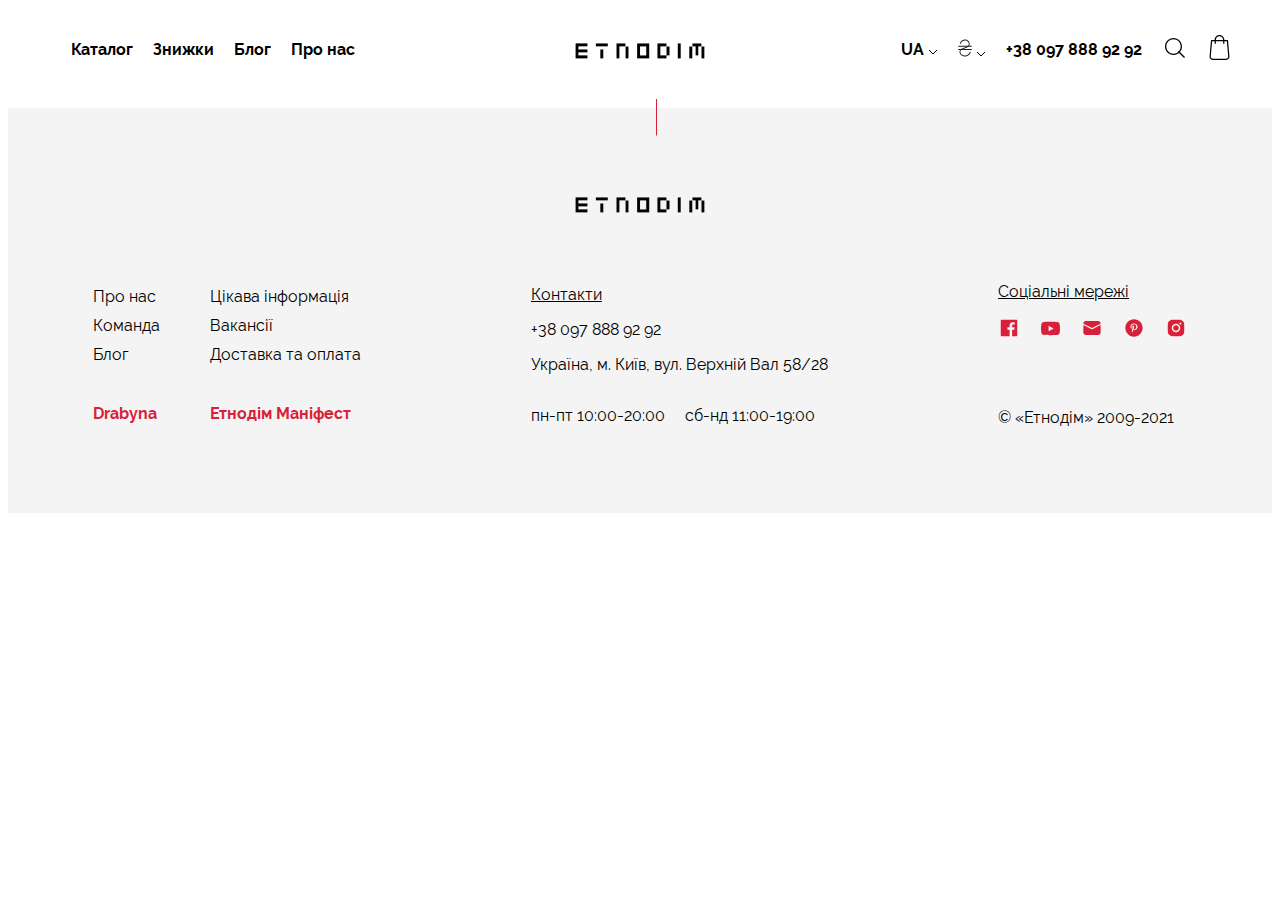
<file: product.html>
<!DOCTYPE html>
<html lang="en">
<head>
    <meta charset="UTF-8">
    <meta name="viewport" content="width=device-width, initial-scale=1.0">
    <title>Document</title>
    <link rel="stylesheet" href="style.css">
</head>
<body>
    <header class="header">
        <div class="header__left menu">
            <a href="#" class="tablet"><svg width="20" height="9" viewBox="0 0 20 9" fill="none"
                    xmlns="http://www.w3.org/2000/svg">
                    <rect width="20" height="1" fill="black" />
                    <rect y="4" width="20" height="1" fill="black" />
                    <rect y="8" width="10" height="1" fill="black" />
                </svg>
            </a>
            <a href="C:\Users\Admin\OneDrive\Desktop\Yar\FinalHomework\catalog.html" class="text-link desktop">Каталог</a>
            <a href="#" class="text-link desktop">Знижки</a>
            <a href="#" class="text-link desktop">Блог</a>
            <a href="#" class="text-link desktop">Про нас</a>
        </div>

        <div class="header__mid menu">
            <a href="#"><img class="mid__img" src="images/etnodim-logo-main-removebg-preview 1.png" alt="logo"></a>
        </div>

        <div class="header__right menu">
            <a href="#" class="text-link desktop">UA <svg width="10" height="6" viewBox="0 0 10 6" fill="none"
                    xmlns="http://www.w3.org/2000/svg">
                    <path d="M1 1L5 5L9 1" stroke="black" />
                </svg>
            </a>
            <a href="#" class="text-link desktop"> <svg width="14" height="18" viewBox="0 0 14 18" fill="none"
                    xmlns="http://www.w3.org/2000/svg">
                    <path
                        d="M13.4633 10.0937H4.71667C5.34138 9.80976 6.01822 9.59613 6.71702 9.37826C7.98138 8.98434 9.28262 8.57611 10.3411 7.68637H13.4633C13.7165 7.68637 13.9216 7.48119 13.9216 7.22804C13.9216 6.97488 13.7165 6.7697 13.4633 6.7697H11.1646C11.7073 5.91968 11.8413 4.87715 11.5129 3.8131C11.0273 2.23972 9.63872 0.924522 8.13589 0.614789C6.74066 0.326898 5.18501 0.641286 3.97651 1.45519C2.91948 2.16703 2.21891 3.20186 2.00353 4.36954C1.9577 4.6184 2.12223 4.85759 2.37127 4.90343C2.61978 4.94783 2.85915 4.7849 2.90516 4.53569C3.07524 3.61257 3.6376 2.78865 4.48856 2.21573C5.49689 1.53647 6.79007 1.27221 7.95112 1.51284C9.141 1.75776 10.2457 2.81515 10.637 4.08344C10.8139 4.65636 10.9768 5.75528 10.0827 6.67911C10.0513 6.71161 10.0164 6.73846 9.98424 6.7697H0.53597C0.282813 6.7697 0.0776367 6.97488 0.0776367 7.22804C0.0776367 7.48119 0.282813 7.68637 0.53597 7.68637H8.65317C7.97256 8.02213 7.22197 8.26067 6.44435 8.50313C5.22975 8.88182 3.97969 9.27395 2.93998 10.0937H0.53597C0.282813 10.0937 0.0776367 10.2989 0.0776367 10.552C0.0776367 10.8052 0.282813 11.0104 0.53597 11.0104H2.07403C1.34472 12.1401 1.32463 13.7017 2.08481 15.0509C3.06862 16.7965 4.97912 17.4879 6.81245 17.4879C7.44982 17.4879 8.07788 17.4045 8.65438 17.2526C11.0692 16.6163 12.5667 14.9252 12.5627 12.8394C12.5624 12.5862 12.3572 12.3818 12.1044 12.3818C12.1041 12.3818 12.1037 12.3818 12.1037 12.3818C11.8505 12.3821 11.6457 12.588 11.6461 12.8408C11.65 14.8127 9.98247 15.9546 8.42091 16.3661C6.45509 16.8835 3.92191 16.4438 2.88332 14.6011C2.3147 13.5917 2.16592 12.0627 3.1832 11.0916C3.21366 11.0626 3.24703 11.0384 3.27811 11.0104H13.4633C13.7165 11.0104 13.9216 10.8052 13.9216 10.552C13.9216 10.2989 13.7165 10.0937 13.4633 10.0937Z"
                        fill="#1D1C1A" />
                </svg>
                <svg width="10" height="6" viewBox="0 0 10 6" fill="none" xmlns="http://www.w3.org/2000/svg">
                    <path d="M1 1L5 5L9 1" stroke="black" />
                </svg>
            </a>
            <a href="#" class="text-link desktop">+38 097 888 92 92</a>
            <a href="#" class="text-link"><svg width="25" height="25" viewBox="0 0 25 25" fill="none"
                    xmlns="http://www.w3.org/2000/svg">
                    <path
                        d="M11.5 20C6.79231 20 3 16.2077 3 11.5C3 6.79231 6.79231 3 11.5 3C16.2077 3 20 6.79231 20 11.5C20 16.2077 16.2077 20 11.5 20ZM11.5 4.30769C7.51154 4.30769 4.30769 7.51154 4.30769 11.5C4.30769 15.4885 7.51154 18.6923 11.5 18.6923C15.4885 18.6923 18.6923 15.4885 18.6923 11.5C18.6923 7.51154 15.4885 4.30769 11.5 4.30769Z"
                        fill="black" />
                    <path d="M16.9523 16L23 22.0477L22.0477 23L16 16.9523L16.9523 16Z" fill="black" />
                </svg>
            </a>
            <a href="C:\Users\Admin\OneDrive\Desktop\Yar\FinalHomework\basket.html" class="text-link"><svg
                    fill="#000000" height="25px" width="25px" version="1.1" id="Capa_1"
                    xmlns="http://www.w3.org/2000/svg" xmlns:xlink="http://www.w3.org/1999/xlink"
                    viewBox="0 0 483.1 483.1" xml:space="preserve">
                    <g id="SVGRepo_bgCarrier" stroke-width="0"></g>
                    <g id="SVGRepo_tracerCarrier" stroke-linecap="round" stroke-linejoin="round"></g>
                    <g id="SVGRepo_iconCarrier">
                        <g>
                            <path
                                d="M434.55,418.7l-27.8-313.3c-0.5-6.2-5.7-10.9-12-10.9h-58.6c-0.1-52.1-42.5-94.5-94.6-94.5s-94.5,42.4-94.6,94.5h-58.6 c-6.2,0-11.4,4.7-12,10.9l-27.8,313.3c0,0.4,0,0.7,0,1.1c0,34.9,32.1,63.3,71.5,63.3h243c39.4,0,71.5-28.4,71.5-63.3 C434.55,419.4,434.55,419.1,434.55,418.7z M241.55,24c38.9,0,70.5,31.6,70.6,70.5h-141.2C171.05,55.6,202.65,24,241.55,24z M363.05,459h-243c-26,0-47.2-17.3-47.5-38.8l26.8-301.7h47.6v42.1c0,6.6,5.4,12,12,12s12-5.4,12-12v-42.1h141.2v42.1 c0,6.6,5.4,12,12,12s12-5.4,12-12v-42.1h47.6l26.8,301.8C410.25,441.7,389.05,459,363.05,459z">
                            </path>
                        </g>
                    </g>
                </svg>
            </a>
        </div>
    </header>


    <footer class="footer">
        <div class="arrive">
            <a href="#"><img class="arrive__img" src="images/Vector 20.png" alt=""></a>
        </div>
        <div class="footer__logo menu">
            <img class="mid__img" src="images/etnodim-logo-main-removebg-preview 1.png" alt="logo">
        </div>
            <div class="footer__location">
                <div class="footer__links links">
                    <div class="links-part">
                        <a class="links-part__item" href="">Про нас</a>
                        <a class="links-part__item" href="">Команда</a>
                        <a class="links-part__item" href="">Блог</a>
                        <a class="links-part__item links-part__red-item" href="">Drabyna</a>
                    </div>


                    <div class="links-part">
                        <a class="links-part__item" href="#">Цікава інформація</a>
                        <a class="links-part__item" href="#">Вакансії</a>
                        <a class="links-part__item" href="#">Доставка та оплата</a>
                        <a class="links-part__item links-part__red-item" href="#">Етнодім Маніфест</a>
                    </div>
                </div>

                <div class="footer__contact contact">
                    <p class="contact__text-title text-title">Контакти</p>
                    <p><a href="#" class="contact__text">+38 097 888 92 92</a></p>
                    <p><a href="https://www.google.com/search?q=%D0%A3%D0%BA%D1%80%D0%B0%D1%97%D0%BD%D0%B0%2C+%D0%BC.+%D0%9A%D0%B8%D1%97%D0%B2%2C+%D0%B2%D1%83%D0%BB.+%D0%92%D0%B5%D1%80%D1%85%D0%BD%D1%96%D0%B9+%D0%92%D0%B0%D0%BB+58%2F28&oq=%D0%A3%D0%BA%D1%80%D0%B0%D1%97%D0%BD%D0%B0%2C+%D0%BC.+%D0%9A%D0%B8%D1%97%D0%B2%2C+%D0%B2%D1%83%D0%BB.+%D0%92%D0%B5%D1%80%D1%85%D0%BD%D1%96%D0%B9+%D0%92%D0%B0%D0%BB+58%2F28&gs_lcrp=EgZjaHJvbWUyBggAEEUYOTIHCAEQIRifBTIHCAIQIRifBdIBCDE1MjhqMGo3qAIAsAIA&sourceid=chrome&ie=UTF-8&lr=(-lang_ua)"
                            class="contact__text">Україна, м. Київ, вул. Верхній Вал 58/28</a></p>
                    <div class="contact__info-time">
                        <p class="contact__text">пн-пт 10:00-20:00</p>
                        <p class="contact__text">сб-нд 11:00-19:00</p>
                    </div>
                    <p class="contact__text tablet">© «Етнодім» 2009-2021</p>
                </div>

                <div class="footer__social-media media">
                    <p class="media__text-title text-title">Соціальні мережі</p>
                    <div class="media__social-items">
                        <a href="" class="media__item"><svg width="22" height="22" viewBox="0 0 22 22" fill="none"
                                xmlns="http://www.w3.org/2000/svg">
                                <path
                                    d="M18.3333 2.75H3.66667C3.42355 2.75 3.19039 2.84658 3.01849 3.01849C2.84658 3.19039 2.75 3.42355 2.75 3.66667V18.3333C2.75 18.5764 2.84658 18.8096 3.01849 18.9815C3.19039 19.1534 3.42355 19.25 3.66667 19.25H11.5638V12.87H9.42058V10.3721H11.5638V8.53875C11.5638 6.4075 12.8654 5.24608 14.7721 5.24608C15.4128 5.24425 16.0545 5.27725 16.6925 5.34417V7.5625H15.3771C14.3431 7.5625 14.1414 8.05567 14.1414 8.77708V10.3675H16.6137L16.2928 12.8654H14.1405V19.25H18.3333C18.5764 19.25 18.8096 19.1534 18.9815 18.9815C19.1534 18.8096 19.25 18.5764 19.25 18.3333V3.66667C19.25 3.42355 19.1534 3.19039 18.9815 3.01849C18.8096 2.84658 18.5764 2.75 18.3333 2.75Z"
                                    fill="#DA1F39" />
                            </svg>
                        </a>
                        <a href="" class="media__item"><svg width="21" height="22" viewBox="0 0 21 22" fill="none"
                                xmlns="http://www.w3.org/2000/svg">
                                <path
                                    d="M19.601 6.91055C19.4907 6.51614 19.2804 6.15691 18.9905 5.86762C18.7006 5.57834 18.3409 5.36881 17.9463 5.25933C16.4649 4.8633 10.5095 4.8633 10.5095 4.8633C10.5095 4.8633 4.56551 4.8538 3.06867 5.25933C2.67466 5.36929 2.31567 5.57904 2.02642 5.8683C1.73716 6.15755 1.52741 6.51654 1.41745 6.91055C1.13613 8.42712 0.997578 9.96672 1.00361 11.5091C1.00086 13.0442 1.13939 14.5762 1.41745 16.0858C1.52777 16.48 1.73758 16.8392 2.02673 17.129C2.31589 17.4188 2.67468 17.6294 3.06867 17.7406C4.55008 18.1366 10.5095 18.1366 10.5095 18.1366C10.5095 18.1366 16.45 18.1366 17.9463 17.7406C18.3409 17.6299 18.7004 17.4195 18.9902 17.1297C19.28 16.8399 19.4904 16.4804 19.601 16.0858C19.8736 14.5771 20.0066 13.0428 19.9971 11.5091C20.0066 9.96539 19.8765 8.42877 19.601 6.91055ZM8.60717 14.3514V8.65439L13.5644 11.5091L8.60717 14.3514Z"
                                    fill="#DA1F39" />
                            </svg>
                        </a>
                        <a href="" class="media__item"><svg width="22" height="22" viewBox="0 0 22 22" fill="none"
                                xmlns="http://www.w3.org/2000/svg">
                                <path
                                    d="M2.35693 7.95447L10.7279 12.3081C10.8119 12.3518 10.9052 12.3746 10.9998 12.3746C11.0944 12.3746 11.1877 12.3518 11.2716 12.3081L19.6426 7.95525V15.5178C19.6427 16.17 19.3931 16.7975 18.9452 17.2717C18.4972 17.7458 17.8849 18.0305 17.2336 18.0674L17.0891 18.0713H4.91051C4.25825 18.0714 3.63071 17.8218 3.15661 17.3739C2.68251 16.9259 2.39779 16.3135 2.36086 15.6623L2.35693 15.5178V7.95447ZM4.91051 3.92847H17.0891C17.7413 3.92842 18.3689 4.17797 18.843 4.62592C19.3171 5.07387 19.6018 5.68626 19.6387 6.33747L19.6426 6.48204V6.62661L10.9998 11.1209L2.35693 6.62661V6.48204C2.35689 5.82979 2.60644 5.20224 3.05439 4.72814C3.50234 4.25404 4.11473 3.96932 4.76593 3.9324L4.91051 3.92847H17.0891H4.91051Z"
                                    fill="#DA1F39" />
                            </svg>
                        </a>
                        <a href="" class="media__item"><svg width="22" height="22" viewBox="0 0 22 22" fill="none"
                                xmlns="http://www.w3.org/2000/svg">
                                <path
                                    d="M10.9999 2.35938C6.22806 2.35938 2.35986 6.22758 2.35986 10.9994C2.35986 15.7712 6.22806 19.6394 10.9999 19.6394C15.7717 19.6394 19.6399 15.7712 19.6399 10.9994C19.6399 6.22758 15.7717 2.35938 10.9999 2.35938ZM11.5912 13.0469C11.0368 13.0046 10.8046 12.7301 10.3708 12.4673C10.1323 13.7192 9.84066 14.9198 8.97666 15.5471C8.70936 13.6535 9.36726 12.2333 9.67326 10.724C9.15216 9.84648 9.73536 8.08157 10.8352 8.51537C12.1879 9.05177 9.66336 11.7779 11.3581 12.119C13.1275 12.4736 13.8502 9.04817 12.7531 7.93577C11.1673 6.32748 8.13876 7.89888 8.51136 10.2011C8.60136 10.7636 9.18366 10.9346 8.74356 11.7113C7.72926 11.4863 7.42596 10.6862 7.46556 9.61968C7.52766 7.87368 9.03426 6.65057 10.5445 6.48227C12.4552 6.26987 14.248 7.18337 14.4964 8.98157C14.7745 11.0102 13.6333 13.2053 11.5912 13.0469Z"
                                    fill="#DA1F39" />
                            </svg>
                        </a>
                        <a href="" class="media__item"><svg width="22" height="22" viewBox="0 0 22 22" fill="none"
                                xmlns="http://www.w3.org/2000/svg">
                                <path
                                    d="M19.2012 7.613C19.192 6.91874 19.062 6.23138 18.8172 5.58167C18.6048 5.03364 18.2805 4.53593 17.8649 4.12034C17.4493 3.70476 16.9516 3.38043 16.4036 3.16808C15.7622 2.92733 15.0847 2.79715 14.3997 2.78308C13.5179 2.74367 13.2383 2.73267 10.9998 2.73267C8.76132 2.73267 8.4744 2.73267 7.59899 2.78308C6.91438 2.79725 6.23714 2.92743 5.59607 3.16808C5.04796 3.38028 4.55017 3.70456 4.13457 4.12016C3.71896 4.53577 3.39469 5.03355 3.18249 5.58167C2.94125 6.22254 2.81135 6.89993 2.7984 7.58458C2.75899 8.46733 2.74707 8.74692 2.74707 10.9854C2.74707 13.2239 2.74707 13.5099 2.7984 14.3862C2.81215 15.0719 2.9414 15.7484 3.18249 16.391C3.39504 16.9389 3.71956 17.4365 4.1353 17.852C4.55105 18.2674 5.04888 18.5915 5.59699 18.8037C6.2363 19.0541 6.91366 19.1936 7.5999 19.2162C8.48265 19.2556 8.76224 19.2675 11.0007 19.2675C13.2392 19.2675 13.5262 19.2675 14.4016 19.2162C15.0865 19.2027 15.7641 19.0728 16.4054 18.8321C16.9533 18.6195 17.4509 18.2951 17.8664 17.8795C18.282 17.464 18.6064 16.9664 18.819 16.4185C19.0601 15.7768 19.1893 15.1003 19.2031 14.4137C19.2425 13.5319 19.2544 13.2523 19.2544 11.0129C19.2526 8.77442 19.2526 8.49025 19.2012 7.613ZM10.9943 15.2186C8.65315 15.2186 6.75657 13.322 6.75657 10.9808C6.75657 8.63967 8.65315 6.74308 10.9943 6.74308C12.1182 6.74308 13.1961 7.18956 13.9909 7.98429C14.7856 8.77902 15.2321 9.85691 15.2321 10.9808C15.2321 12.1048 14.7856 13.1826 13.9909 13.9774C13.1961 14.7721 12.1182 15.2186 10.9943 15.2186ZM15.4007 7.5745C15.2709 7.57462 15.1424 7.54914 15.0224 7.49953C14.9025 7.44991 14.7935 7.37712 14.7017 7.28534C14.6099 7.19356 14.5372 7.08457 14.4875 6.96463C14.4379 6.84469 14.4124 6.71613 14.4126 6.58633C14.4126 6.45662 14.4381 6.32819 14.4878 6.20835C14.5374 6.08852 14.6101 5.97963 14.7019 5.88792C14.7936 5.7962 14.9025 5.72345 15.0223 5.67381C15.1421 5.62417 15.2706 5.59862 15.4003 5.59862C15.53 5.59862 15.6584 5.62417 15.7783 5.67381C15.8981 5.72345 16.007 5.7962 16.0987 5.88792C16.1904 5.97963 16.2632 6.08852 16.3128 6.20835C16.3624 6.32819 16.388 6.45662 16.388 6.58633C16.388 7.13267 15.9462 7.5745 15.4007 7.5745Z"
                                    fill="#DA1F39" />
                                <path
                                    d="M10.9944 13.7335C12.5148 13.7335 13.7472 12.5011 13.7472 10.9808C13.7472 9.46048 12.5148 8.22803 10.9944 8.22803C9.47415 8.22803 8.2417 9.46048 8.2417 10.9808C8.2417 12.5011 9.47415 13.7335 10.9944 13.7335Z"
                                    fill="#DA1F39" />
                            </svg>
                        </a>
                    </div>
                    <p class="contact__text desktop">© «Етнодім» 2009-2021</p>
                </div>
            </div>
    </footer>
</body>
</html>
</file>
<file: style.css>
@font-face {
  font-family: "Raleway";
  src: url(fonts/1683552386818_RalewayFont/RalewayFont/Raleway-Bold.woff);
  font-weight: bold;
}
@font-face {
  font-family: "Raleway";
  src: url(fonts/1683552386818_RalewayFont/RalewayFont/Raleway-Light.woff);
  font-weight: 300;
}
@font-face {
  font-family: "Raleway";
  src: url(fonts/1683552386818_RalewayFont/RalewayFont/Raleway-Regular.woff);
  font-weight: 400;
}
@font-face {
  font-family: "DelaGothic";
  src: url(fonts/1683552394712_DelaGothicOne/DelaGothicOne/DelaGothicOne-Regular.woff2);
}
html {
  scroll-behavior: smooth;
}

.bold {
  font-weight: bold;
}

.upper {
  text-transform: uppercase;
}

.pointer {
  cursor: pointer;
}

html {
  margin: 0;
  padding: 0;
}

body {
  font-family: "Raleway";
  padding-top: 100px;
}

@media screen and (max-width: 1023px) {
  .desktop {
    display: none;
  }
}

.tablet {
  display: none;
}
@media screen and (max-width: 1023px) {
  .tablet {
    display: block;
  }
}

.header {
  display: grid;
  grid-template: 1fr/1fr 1fr 1fr;
  text-align: center;
  font-weight: bold;
  height: 99px;
  position: fixed;
  background-color: white;
  left: 0;
  right: 0;
  top: 0;
  z-index: 10000;
}

.menu {
  display: flex;
  justify-content: center;
  align-items: center;
  gap: 20px;
}

.text-link {
  text-decoration: none;
  color: rgb(0, 0, 0);
  transition: color 0.4s;
}
.text-link:hover {
  color: rgb(218, 31, 57);
}

.select {
  color: rgb(218, 31, 57);
}

.nav {
  height: 80px;
}

.now-nav {
  display: flex;
  justify-content: start;
  gap: 10px;
  align-items: center;
  font-weight: bold;
}
.now-nav__line {
  width: 25px;
  height: 0.7px;
  background-color: black;
}
.now-nav :last-child {
  font-weight: 400;
}

.distribution {
  display: flex;
  flex-grow: inherit;
  justify-content: space-between;
}

.main {
  margin-bottom: 130px;
  padding: 0 80px;
}
@media screen and (max-width: 1439px) {
  .main {
    padding: 0;
    margin-bottom: 60px;
  }
}

.small-aside {
  display: none;
  font-weight: bold;
  transition: transform 0.4s;
}
.small-aside:hover {
  transform: scale(1.03);
}
@media screen and (max-width: 1439px) {
  .small-aside {
    display: block;
  }
}
@media screen and (max-width: 1023px) {
  .small-aside {
    display: none;
  }
}

.aside {
  width: 400px;
}
@media screen and (max-width: 1439px) {
  .aside {
    display: none;
  }
}

.form {
  display: flex;
  flex-direction: column;
}

.filter {
  display: flex;
  flex-direction: column;
  gap: 15px;
  cursor: pointer;
}

.catalog__top-part {
  display: flex;
  justify-content: space-between;
  margin-bottom: 45px;
}
@media screen and (max-width: 1023px) {
  .catalog__top-part {
    flex-direction: column-reverse;
    margin-bottom: 0;
  }
}
.catalog__main-part {
  display: flex;
  flex-wrap: wrap;
  justify-content: space-around;
  margin-bottom: 65px;
}
.catalog__bottom-part {
  display: flex;
  justify-content: end;
  align-items: center;
  gap: 320px;
}
@media screen and (max-width: 1023px) {
  .catalog__bottom-part {
    justify-content: center;
    align-items: center;
  }
}

.burger-filter {
  display: none;
}
@media screen and (max-width: 1023px) {
  .burger-filter {
    display: block;
  }
}

.sorting {
  display: flex;
  align-items: center;
}
@media screen and (max-width: 1023px) {
  .sorting {
    justify-content: space-between;
  }
}
.sorting__filter-item {
  transition: transform 0.4s;
  margin: 5px;
  height: 14px;
  width: 14px;
  cursor: pointer;
}
.sorting__filter-item:hover {
  transform: scale(1.01);
}
@media screen and (max-width: 1023px) {
  .sorting__filter-item {
    display: none;
  }
}
.sorting__filter-item--dark-gray {
  background-color: rgb(86, 86, 86);
}
.sorting__filter-item--light-gray {
  background-color: rgb(196, 196, 196);
}
.sorting__span {
  cursor: pointer;
}

@media screen and (max-width: 1023px) {
  .catalog-tittle {
    display: flex;
    justify-content: end;
  }
}
.catalog-tittle__h2 {
  font-family: "DelaGothic";
  font-weight: 400;
  font-size: 36px;
  text-transform: uppercase;
  margin: 0;
}
@media screen and (max-width: 507px) {
  .catalog-tittle__h2 {
    font-size: 18px;
  }
}

.cart {
  transition: transform 0.4s;
  width: 40%;
  margin-bottom: 5px;
  cursor: pointer;
}
.cart:hover {
  transform: scale(1.01);
}
.cart__photo {
  max-width: 100%;
  height: auto;
}
.cart__name {
  font-size: 14px;
  font-weight: 300;
  margin: 10px 0 5px;
}
.cart__price {
  font-size: 14px;
  font-weight: bold;
}

.show-more {
  transition: transform 0.4s;
  display: flex;
  justify-content: center;
  align-items: center;
  gap: 5px;
  cursor: pointer;
}
.show-more:hover {
  transform: scale(1.01);
}
.show-more__text {
  border-bottom: 1px solid black;
  text-transform: uppercase;
  font-size: 14px;
  font-weight: bold;
}

.number-page {
  font-size: 14px;
  font-weight: bold;
  cursor: pointer;
}
.number-page__select {
  font-weight: 400;
}
.number-page__nothing {
  cursor: default;
}

.double-space {
  margin: 0 3px;
  transition: color 0.4s;
}
.double-space:hover {
  color: grey;
}

.arrive {
  position: absolute;
  top: -30px;
  left: 50%;
  right: 50%;
}
@media screen and (max-width: 1023px) {
  .arrive {
    top: -15px;
  }
}
@media screen and (max-width: 1023px) {
  .arrive__img {
    width: 16px;
    height: 30px;
  }
}

.footer {
  position: relative;
  width: auto;
  background-color: rgb(244, 244, 244);
  padding: 70px 0;
}
@media screen and (max-width: 1023px) {
  .footer {
    padding: 5px 0;
  }
}
.footer__location {
  display: flex;
  justify-content: space-around;
  align-items: center;
}
@media screen and (max-width: 1023px) {
  .footer__location {
    display: flex;
    flex-wrap: wrap;
    justify-content: start;
    align-items: flex-start;
  }
}
.footer__logo {
  margin-bottom: 40px;
}

.links {
  width: -moz-fit-content;
  width: fit-content;
  display: flex;
  gap: 50px;
}
@media screen and (max-width: 1023px) {
  .links {
    width: 70%;
    order: 1;
    margin-bottom: 15px;
  }
}

.links-part {
  display: flex;
  flex-direction: column;
  gap: 10px;
}
.links-part__item {
  text-align: left;
  text-decoration: none;
  color: rgb(0, 0, 0);
}
.links-part__red-item {
  font-weight: bold;
  color: rgb(218, 31, 57);
  margin-top: 30px;
}

@media screen and (max-width: 1023px) {
  .contact {
    justify-content: start;
    order: 3;
  }
}
.contact__info-time {
  display: flex;
  gap: 20px;
}
.contact__text {
  text-decoration: none;
  color: rgb(0, 0, 0);
}

.text-title {
  text-decoration: underline;
}
@media screen and (max-width: 1023px) {
  .text-title {
    margin-top: 0;
  }
}

@media screen and (max-width: 1023px) {
  .media {
    width: 30%;
    order: 2;
  }
}
@media screen and (max-width: 507px) {
  .media {
    box-sizing: border-box;
    padding: 0 5px;
  }
}
.media__social-items {
  display: flex;
  gap: 20px;
  margin-bottom: 65px;
  flex-wrap: wrap;
}
@media screen and (max-width: 507px) {
  .media__social-items {
    gap: 10px;
  }
}
.media__item {
  transition: transform 0.4s;
}
.media__item:hover {
  transform: scale(1.01);
}

.basket {
  padding: 0 80px;
}
@media screen and (max-width: 1023px) {
  .basket {
    padding: 0;
  }
}

@media screen and (max-width: 1023px) {
  .now-nav-tab {
    display: flex;
    align-items: center;
    gap: 10px;
  }
  .now-nav-tab__text {
    font-weight: bold;
  }
}
.products {
  display: flex;
  flex-grow: inherit;
  justify-content: space-between;
}
@media screen and (max-width: 1023px) {
  .products {
    display: none;
  }
}

@media screen and (max-width: 1023px) {
  .select-cart {
    display: flex;
    margin-bottom: 50px;
  }
  .select-cart__tittle {
    margin: 0;
    font-size: 22px;
  }
}
@media screen and (max-width: 1023px) and (max-width: 620px) {
  .select-cart__tittle {
    font-size: 14px;
  }
}
@media screen and (max-width: 1023px) {
  .select-cart__combine {
    margin: 10px 0;
  }
  .select-cart__button {
    text-decoration: none;
    color: rgb(0, 0, 0);
    font-weight: bold;
  }
  .select-cart__info {
    display: flex;
    flex-direction: column;
    justify-content: space-between;
    padding: 0 10px;
  }
  .select-cart__top {
    display: flex;
    align-items: start;
    gap: 250px;
  }
}
@media screen and (max-width: 1023px) and (max-width: 768px) {
  .select-cart__top {
    gap: 150px;
  }
}
@media screen and (max-width: 1023px) and (max-width: 507px) {
  .select-cart__top {
    gap: 50px;
  }
}
@media screen and (max-width: 1023px) {
  .select-cart__mid {
    display: flex;
    flex-direction: column;
  }
  .select-cart__bot {
    display: flex;
    align-items: center;
    gap: 30px;
  }
  .select-cart__more-less {
    display: flex;
    align-items: center;
    gap: 10px;
  }
}
.select-product {
  margin-bottom: 60px;
  display: flex;
  gap: 30px;
}
.select-product__tittle {
  font-weight: bold;
  font-size: 18px;
  max-width: 300px;
  margin: 0 0 40px 0;
}

.choose-option {
  display: flex;
  flex-direction: column;
}
.choose-option__combine {
  display: flex;
  gap: 30px;
  align-items: center;
}
.choose-option__span {
  margin: 6px 0;
}
.choose-option__button {
  text-decoration: none;
  color: rgb(0, 0, 0);
  font-weight: bold;
}

.price-quanity {
  display: flex;
  justify-content: space-around;
  width: 1000px;
}
.price-quanity__more-less {
  display: flex;
  align-items: center;
  gap: 10px;
}
.price-quanity__combine {
  display: flex;
  flex-direction: column;
  gap: 50px;
  align-items: center;
}

.close-button {
  background-color: transparent;
  color: rgb(75, 75, 75);
  border: none;
  cursor: pointer;
  font-size: 2em;
  padding: 0;
  margin: 0;
  transition: transform 0.4s;
}
.close-button:hover {
  transform: scale(1.03);
}

.payment {
  display: flex;
  justify-content: space-between;
  flex-grow: inherit;
}
@media screen and (max-width: 1023px) {
  .payment {
    flex-direction: column;
  }
}
.payment__line {
  max-width: 307px;
  height: 0.7px;
  background-color: black;
}

.all-sum {
  display: flex;
  gap: 128px;
}
.all-sum__text {
  font-weight: bold;
  font-size: 16px;
}
.all-sum__red {
  color: rgb(218, 31, 57);
}

.payment-buttons {
  display: flex;
  gap: 40px;
  align-items: center;
}
@media screen and (max-width: 1023px) {
  .payment-buttons {
    flex-direction: column;
    align-items: start;
  }
}
.payment-buttons__button {
  box-sizing: border-box;
  width: 252px;
  height: 50px;
  gap: 10px;
  opacity: 0px;
  background-color: rgb(218, 31, 57);
  color: white;
  border: none;
  transition: background-color 0.4s;
}
.payment-buttons__button:hover {
  background-color: rgb(154, 17, 35);
}
.payment-buttons__back-link {
  text-decoration: none;
  color: rgb(0, 0, 0);
  color: black;
  border-bottom: 2px solid black;
  transition: transform 0.4s;
}
.payment-buttons__back-link:hover {
  transform: scale(1.03);
}

.product-info {
  font-weight: 300;
  font-size: 16px;
  line-height: 20px;
  max-width: 625px;
  height: 120px;
  margin: 60px 0 170px;
}/*# sourceMappingURL=style.css.map */
</file>
